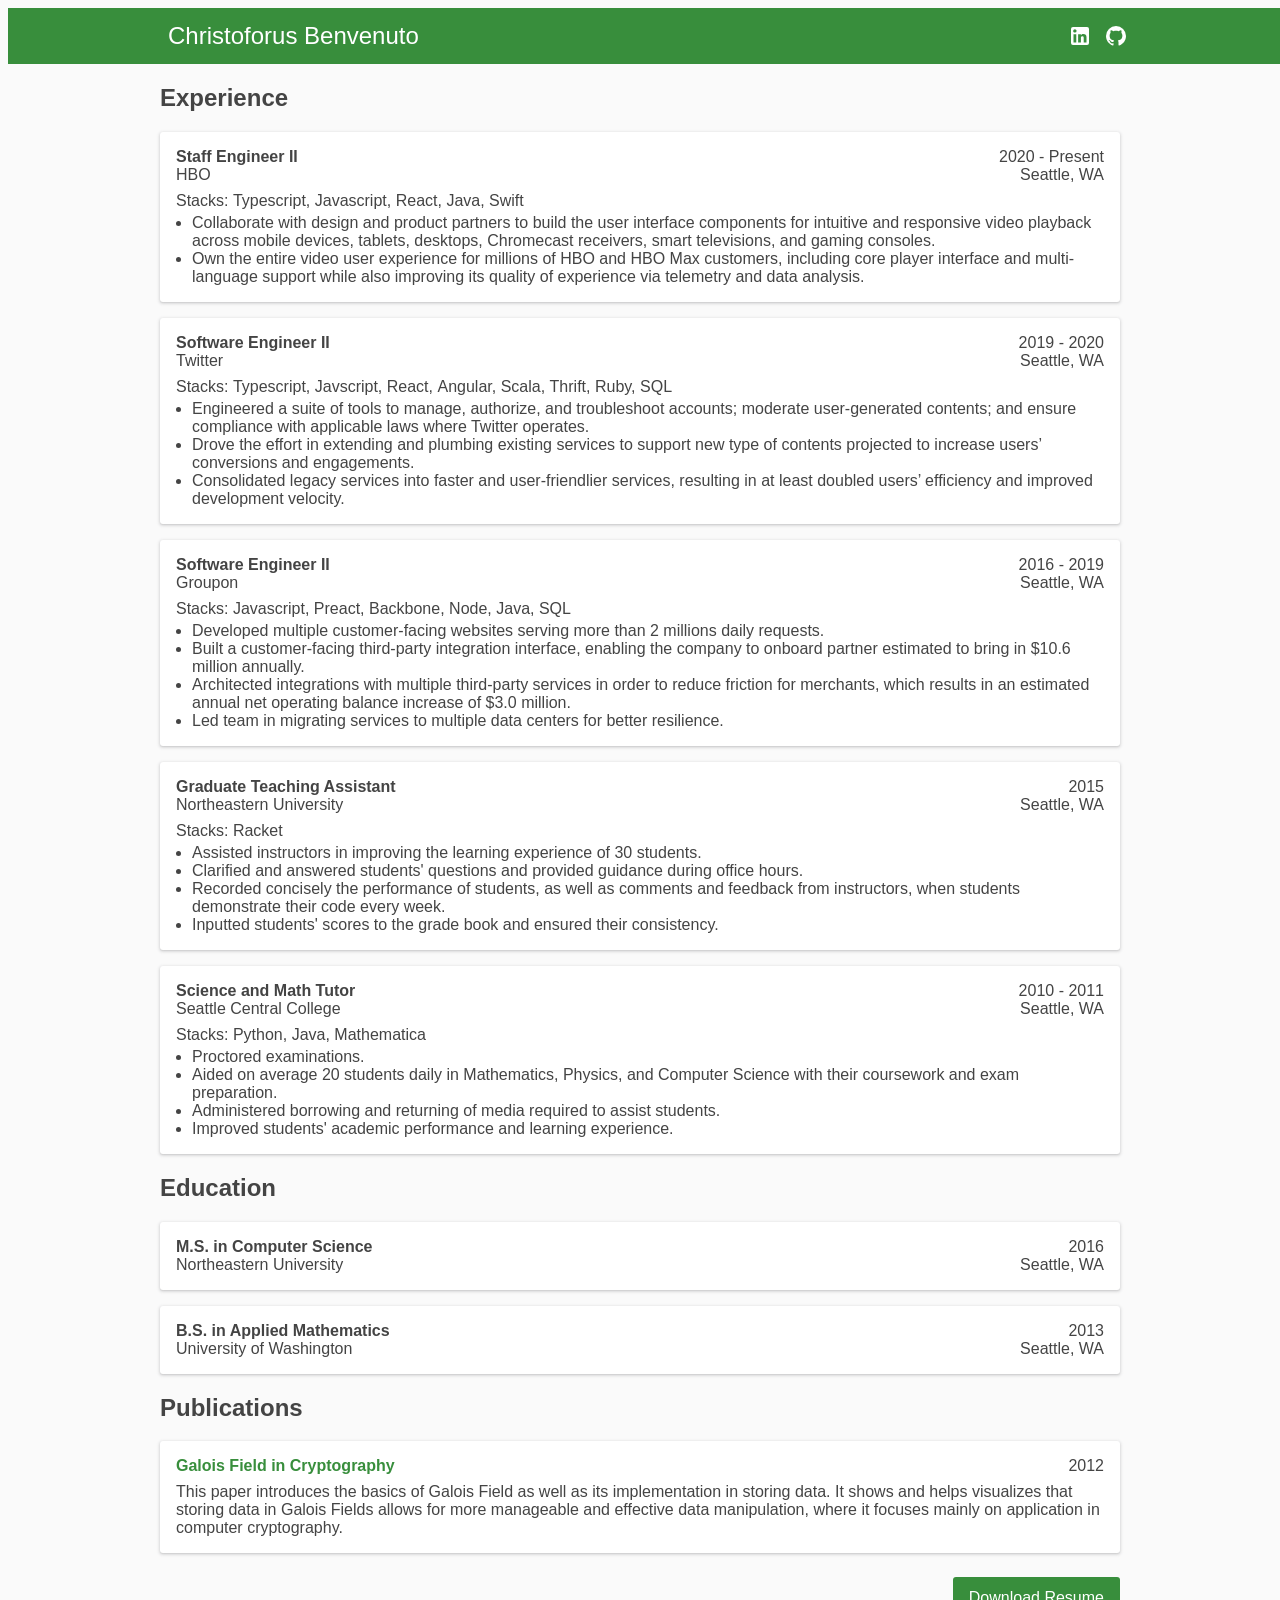
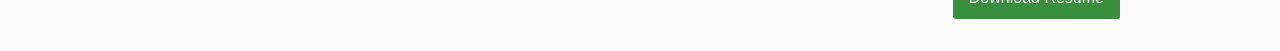
<file: index.html>
<!doctype html>
<html amp lang="en-us">

<head>
    <meta charset="utf-8">
    <meta name="viewport" content="width=device-width,minimum-scale=1,initial-scale=1">
    <meta name="description" content="Professional Profile of Christoforus Benvenuto">
    <link rel="apple-touch-icon" sizes="180x180" href="/apple-touch-icon.png">
    <link rel="icon" type="image/png" sizes="32x32" href="/assets/icons/favicon-32x32.png">
    <link rel="icon" type="image/png" sizes="16x16" href="/assets/icons/favicon-16x16.png">
    <link rel="shortcut icon" href="/assets/icons/favicon.ico">

    <link rel="preload" as="script" href="https://cdn.ampproject.org/v0.js">
    <script async src="https://cdn.ampproject.org/v0.js"></script>
    <!-- Import other AMP Extensions here -->

    <style amp-custom>
        :root {
            --header-height: 56px;
            --theme-color: #388E3C;
            --theme-color-negative: #FFFFFF;
        }

        body {
            background-color: #FAFAFA;
            font-family: Arial;
            color: #444444;
        }

        a {
            color: var(--theme-color);
            text-decoration: none;
        }

        a:hover {
            text-decoration: none;
        }

        ul {
            margin: 0;
        }

        .container {
            display: flex;
            margin: 0 auto;
            padding-left: 16px;
            padding-right: 16px;
        }

        @media screen and (min-width: 608px) {
            .container {
                max-width: 576px;
            }
        }

        @media screen and (min-width: 800px) {
            .container {
                max-width: 768px;
            }
        }

        @media screen and (min-width: 992px) {
            .container {
                max-width: 960px;
            }
        }

        .spacer {
            flex: 1 1;
        }

        .break {
            flex-basis: 100%;
            width: 100%;
            height: 0px;
            overflow: hidden;
            display: inline-block;
        }

        header {
            position: fixed;
            width: 100%;
            height: var(--header-height);
            background-color: var(--theme-color);
            color: var(--theme-color-negative);
        }

        #header-title {
            line-height: var(--header-height);
            font-size: 1.5em;
            font-weight: 400;
        }

        #header-title-short {
            display: none;
        }

        @media (max-width: 360px) {
            #header-title-full {
                display: none;
            }

            #header-title-short {
                display: block;
            }
        }

        header+main {
            padding-top: var(--header-height);
        }

        .header-link {
            display: inline-block;
            color: var(--theme-color-negative);
            /* line-height: var(--header-height); */
        }

        .header-link svg {
            margin: 16px 0 16px 8px;
            vertical-align: middle;
        }

        main.container {
            flex-direction: column;
        }

        ul.cards {
            list-style-type: none;
            padding-inline-start: 0;
        }

        .card {
            background-color: #FFFFFF;
            border-radius: 3px;
            padding: 16px;
            box-shadow: 0 1px 1px 0 rgba(60, 64, 67, .08),
                0 1px 3px 1px rgba(60, 64, 67, .16);
        }

        .card:not(:last-child) {
            margin-bottom: 16px;
        }

        .card .card-header {
            display: flex;
            flex-direction: row;
            flex-wrap: wrap;
        }

        .card .card-header .card-title {
            font-weight: 700;
            order: 1;
            flex: 1 0 50%;
        }

        .card .card-header .card-subtitle {
            order: 3;
            flex: 1 0 50%;
        }

        .card .card-header .date {
            order: 2;
            padding-left: 16px;
        }

        .card .card-header .location {
            order: 4;
            padding-left: 16px;
        }

        .card .card-content {
            margin-top: 8px;
        }

        @media screen {
            .card {
                margin-left: -16px;
                margin-right: -16px;
            }
        }

        @media screen and (min-width: 608px) {
            .card {
                margin-left: 0;
                margin-right: 0;
            }
        }

        ul.tech-stacks {
            list-style-type: none;
            padding-inline-start: 0;
            margin-top: 8px;
            margin-bottom: 4px;
        }

        .tech-stacks::before {
            content: "Stacks: "
        }

        .tech-stack {
            display: inline-block
        }

        .tech-stack:not(:last-child)::after {
            content: ", "
        }

        ul.duties {
            list-style-type: disc;
            padding-inline-start: 1em;
        }

        #action-buttons {
            margin: 24px 0;
            display: flex;
            flex-direction: row-reverse;
        }

        .action-button {
            padding: 12px 16px;
            background-color: var(--theme-color);
            color: var(--theme-color-negative);
            font-weight: 500;
            border-radius: 3px;
        }

        @media print {
            body {
                background-color: unset;
            }

            a {
                color: unset;
            }

            .container {
                max-width: unset;
            }

            header {
                position: unset;
                background-color: unset;
                color: unset;
            }

            #header-links {
                display: none;
            }

            header+main {
                padding-top: 0;
            }

            .section-title {
                break-after: avoid;
                page-break-after: avoid;
            }

            .card {
                background-color: none;
                border: none;
                padding: 0;
                box-shadow: none;
                break-inside: avoid;
                page-break-inside: avoid;
            }

            #action-buttons {
                display: none;
            }
        }
    </style>

    <style amp-boilerplate>
        body {
            -webkit-animation: -amp-start 8s steps(1, end) 0s 1 normal both;
            -moz-animation: -amp-start 8s steps(1, end) 0s 1 normal both;
            -ms-animation: -amp-start 8s steps(1, end) 0s 1 normal both;
            animation: -amp-start 8s steps(1, end) 0s 1 normal both
        }

        @-webkit-keyframes -amp-start {
            from {
                visibility: hidden
            }

            to {
                visibility: visible
            }
        }

        @-moz-keyframes -amp-start {
            from {
                visibility: hidden
            }

            to {
                visibility: visible
            }
        }

        @-ms-keyframes -amp-start {
            from {
                visibility: hidden
            }

            to {
                visibility: visible
            }
        }

        @-o-keyframes -amp-start {
            from {
                visibility: hidden
            }

            to {
                visibility: visible
            }
        }

        @keyframes -amp-start {
            from {
                visibility: hidden
            }

            to {
                visibility: visible
            }
        }
    </style>
    <noscript>
        <style amp-boilerplate>
            body {
                -webkit-animation: none;
                -moz-animation: none;
                -ms-animation: none;
                animation: none
            }
        </style>
    </noscript>

    <link rel="canonical" href="https://www.benvenuto.dev">
    <title>Christoforus Benvenuto</title>
    <link rel="manifest" href="/manifest.json">
    <script type="application/ld+json">
        {
            "@context": "http://schema.org",
            "@type": "WebPage",
            "url": "https://www.benvenuto.dev",
            "name": "Christoforus Benvenuto",
            "headline": "Christoforus Benvenuto - Professional Profile",
            "description": "Professional Profile of Christoforus Benvenuto",
            "significantLink": "https://linkedin.com/in/cbenv",
            "relatedLink": "https://github.com/cbenv",
            "mainContentOfPage": {
                "@type": "WebPageElement",
                "cssSelector": "main"
            },
            "creator": {
                "@type": "Person",
                "givenName": "Christoforus",
                "familyName": "Benvenuto",
                "email": "christoforus@benvenuto.dev",
                "jobTitle": "Software Engineer",
                "knowsAbout": "Software Development",
                "address": {
                    "@type": "Place",
                    "address": {
                        "@type": "PostalAddress",
                        "addressRegion": "Greater Seattle Area"
                    }
                },
                "alumniOf": [
                    {
                        "@type": "CollegeOrUniversity",
                        "name": "Northeastern University"
                    },
                    {
                        "@type": "CollegeOrUniversity",
                        "name": "University of Washington"
                    }
                ],
                "knowsLanguage": [
                    {
                        "@type": "Language",
                        "name": "English",
                        "alternateName": "en"
                    },
                    {
                        "@type": "Language",
                        "name": "Indonesian",
                        "alternateName": "id"
                    }
                ]
            }
        }
    </script>
</head>

<body>
    <header>
        <div class="container">
            <div id="header-title">
                <span id="header-title-full">Christoforus Benvenuto</span>
                <span id="header-title-short">Chris Benvenuto</span>
            </div>
            <div class="spacer"></div>
            <div id="header-links">
                <a class="header-link" href="https://www.linkedin.com/in/cbenv/" target="_blank">
                    <svg style="width:24px;height:24px" viewBox="0 0 24 24">
                        <title>LinkedIn</title>
                        <path fill="currentColor"
                            d="M19 3A2 2 0 0 1 21 5V19A2 2 0 0 1 19 21H5A2 2 0 0 1 3 19V5A2 2 0 0 1 5 3H19M18.5 18.5V13.2A3.26 3.26 0 0 0 15.24 9.94C14.39 9.94 13.4 10.46 12.92 11.24V10.13H10.13V18.5H12.92V13.57C12.92 12.8 13.54 12.17 14.31 12.17A1.4 1.4 0 0 1 15.71 13.57V18.5H18.5M6.88 8.56A1.68 1.68 0 0 0 8.56 6.88C8.56 5.95 7.81 5.19 6.88 5.19A1.69 1.69 0 0 0 5.19 6.88C5.19 7.81 5.95 8.56 6.88 8.56M8.27 18.5V10.13H5.5V18.5H8.27Z" />
                    </svg>
                </a>
                <a class="header-link" href="https://github.com/cbenv" target="_blank">
                    <svg style="width:24px;height:24px" viewBox="0 0 24 24">
                        <title>GitHub</title>
                        <path fill="currentColor"
                            d="M12,2A10,10 0 0,0 2,12C2,16.42 4.87,20.17 8.84,21.5C9.34,21.58 9.5,21.27 9.5,21C9.5,20.77 9.5,20.14 9.5,19.31C6.73,19.91 6.14,17.97 6.14,17.97C5.68,16.81 5.03,16.5 5.03,16.5C4.12,15.88 5.1,15.9 5.1,15.9C6.1,15.97 6.63,16.93 6.63,16.93C7.5,18.45 8.97,18 9.54,17.76C9.63,17.11 9.89,16.67 10.17,16.42C7.95,16.17 5.62,15.31 5.62,11.5C5.62,10.39 6,9.5 6.65,8.79C6.55,8.54 6.2,7.5 6.75,6.15C6.75,6.15 7.59,5.88 9.5,7.17C10.29,6.95 11.15,6.84 12,6.84C12.85,6.84 13.71,6.95 14.5,7.17C16.41,5.88 17.25,6.15 17.25,6.15C17.8,7.5 17.45,8.54 17.35,8.79C18,9.5 18.38,10.39 18.38,11.5C18.38,15.32 16.04,16.16 13.81,16.41C14.17,16.72 14.5,17.33 14.5,18.26C14.5,19.6 14.5,20.68 14.5,21C14.5,21.27 14.66,21.59 15.17,21.5C19.14,20.16 22,16.42 22,12A10,10 0 0,0 12,2Z" />
                    </svg>
                </a>
            </div>
        </div>
    </header>
    <main class="container">
        <section id="experience">
            <h2 class="section-title">Experience</h2>
            <ul class="cards">
                <li class="card">
                    <div class="card-header">
                        <div class="job-title card-title">Staff Engineer II</div>
                        <div class="card-subtitle">HBO</div>
                        <div class="date">2020 - Present</div>
                        <div class="location">Seattle, WA</div>
                    </div>
                    <div class="card-content">
                        <ul class="tech-stacks">
                            <li class="tech-stack">Typescript</li>
                            <li class="tech-stack">Javascript</li>
                            <li class="tech-stack">React</li>
                            <li class="tech-stack">Java</li>
                            <li class="tech-stack">Swift</li>
                        </ul>
                        <ul class="duties">
                            <li class="duty">Collaborate with design and product partners to build the user
                                interface
                                components for intuitive and responsive video playback across mobile devices,
                                tablets,
                                desktops, Chromecast receivers, smart televisions, and gaming consoles.</li>
                            <li class="duty">Own the entire video user experience for millions of HBO and HBO Max
                                customers, including core player interface and multi-language support while also
                                improving its quality of experience via telemetry and data analysis.</li>
                        </ul>
                    </div>
                </li>
                <li class="card">
                    <div class="card-header">
                        <div class="job-title card-title">Software Engineer II</div>
                        <div class="card-subtitle">Twitter</div>
                        <div class="date">2019 - 2020</div>
                        <div class="location">Seattle, WA</div>
                    </div>
                    <div class="card-content">
                        <ul class="tech-stacks">
                            <li class="tech-stack">Typescript</li>
                            <li class="tech-stack">Javscript</li>
                            <li class="tech-stack">React</li>
                            <li class="tech-stack">Angular</li>
                            <li class="tech-stack">Scala</li>
                            <li class="tech-stack">Thrift</li>
                            <li class="tech-stack">Ruby</li>
                            <li class="tech-stack">SQL</li>
                        </ul>
                        <ul class="duties">
                            <li class="duty">Engineered a suite of tools to manage, authorize, and troubleshoot
                                accounts; moderate user-generated contents; and ensure compliance with applicable
                                laws
                                where Twitter operates.</li>
                            <li class="duty">Drove the effort in extending and plumbing existing services to support
                                new
                                type of contents projected to increase users’ conversions and engagements.</li>
                            <li class="duty">Consolidated legacy services into faster and user-friendlier services,
                                resulting in at least doubled users’ efficiency and improved development velocity.
                            </li>
                        </ul>
                    </div>
                </li>
                <li class="card">
                    <div class="card-header">
                        <div class="job-title card-title">Software Engineer II</div>
                        <div class="card-subtitle">Groupon</div>
                        <div class="date">2016 - 2019</div>
                        <div class="location">Seattle, WA</div>
                    </div>
                    <div class="card-content">
                        <ul class="tech-stacks">
                            <li class="tech-stack">Javascript</li>
                            <li class="tech-stack">Preact</li>
                            <li class="tech-stack">Backbone</li>
                            <li class="tech-stack">Node</li>
                            <li class="tech-stack">Java</li>
                            <li class="tech-stack">SQL</li>
                        </ul>
                        <ul class="duties">
                            <li class="duty">Developed multiple customer-facing websites serving more than 2
                                millions
                                daily requests.</li>
                            <li class="duty">Built a customer-facing third-party integration interface, enabling the
                                company to onboard partner estimated to bring in $10.6 million annually.</li>
                            <li class="duty">Architected integrations with multiple third-party services in order to
                                reduce friction for merchants, which results in an estimated annual net operating
                                balance increase of $3.0 million.</li>
                            <li class="duty">Led team in migrating services to multiple data centers for better
                                resilience.</li>
                        </ul>
                    </div>
                </li>
                <li class="card">
                    <div class="card-header">
                        <div class="job-title card-title">Graduate Teaching Assistant</div>
                        <div class="card-subtitle">Northeastern University</div>
                        <div class="date">2015</div>
                        <div class="location">Seattle, WA</div>
                    </div>
                    <div class="card-content">
                        <ul class="tech-stacks">
                            <li class="tech-stack">Racket</li>
                        </ul>
                        <ul class="duties">
                            <li class="duty">Assisted instructors in improving the learning experience of 30 students.
                            </li>
                            <li class="duty">Clarified and answered students' questions and provided guidance during
                                office hours.</li>
                            <li class="duty">Recorded concisely the performance of students, as well as comments and
                                feedback from instructors, when students demonstrate their code every week.</li>
                            <li class="duty">Inputted students' scores to the grade book and ensured their consistency.
                            </li>
                        </ul>
                    </div>
                </li>
                <li class="card">
                    <div class="card-header">
                        <div class="job-title card-title">Science and Math Tutor</div>
                        <div class="card-subtitle">Seattle Central College</div>
                        <div class="date">2010 - 2011</div>
                        <div class="location">Seattle, WA</div>
                    </div>
                    <div class="card-content">
                        <ul class="tech-stacks">
                            <li class="tech-stack">Python</li>
                            <li class="tech-stack">Java</li>
                            <li class="tech-stack">Mathematica</li>
                        </ul>
                        <ul class="duties">
                            <li class="duty">Proctored examinations.</li>
                            <li class="duty">Aided on average 20 students daily in Mathematics, Physics, and Computer
                                Science with their coursework and exam preparation.</li>
                            <li class="duty">Administered borrowing and returning of media required to assist students.
                            </li>
                            <li class="duty">Improved students' academic performance and learning experience.</li>
                        </ul>
                    </div>
                </li>
            </ul>
        </section>
        <section id="education">
            <h2 class="section-title">Education</h2>
            <ul class="cards">
                <li class="card">
                    <div class="card-header">
                        <div class="degree card-title">M.S. in Computer Science</div>
                        <div class="institution card-subtitle">Northeastern University</div>
                        <div class="date">2016</div>
                        <div class="location">Seattle, WA</div>
                    </div>
                </li>
                <li class="card">
                    <div class="card-header">
                        <div class="degree card-title">B.S. in Applied Mathematics</div>
                        <div class="institution card-subtitle">University of Washington</div>
                        <div class="date">2013</div>
                        <div class="location">Seattle, WA</div>
                    </div>
                </li>
            </ul>
        </section>
        <section id="publications">
            <h2 class="section-title">Publications</h2>
            <ul class="cards">
                <li class="card">
                    <div class="card-header">
                        <div class="publication-title card-title">
                            <a href="/assets/documents/galois.pdf" target="_blank">
                                Galois Field in Cryptography
                            </a>
                        </div>
                        <div class="publication-date date">2012</div>
                    </div>
                    <div class="card-content">
                        This paper introduces the basics of Galois Field as well as its implementation in storing data.
                        It shows and helps visualizes that storing data in Galois Fields allows for more
                        manageable and effective data manipulation, where it focuses mainly on application in computer
                        cryptography.
                    </div>
                </li>
            </ul>
        </section>
        <div id="action-buttons">
            <a href="/assets/documents/resume.pdf" target="_blank">
                <div class="action-button">
                    Download Resume
                </div>
            </a>
        </div>
    </main>
</body>

</html>
</file>
